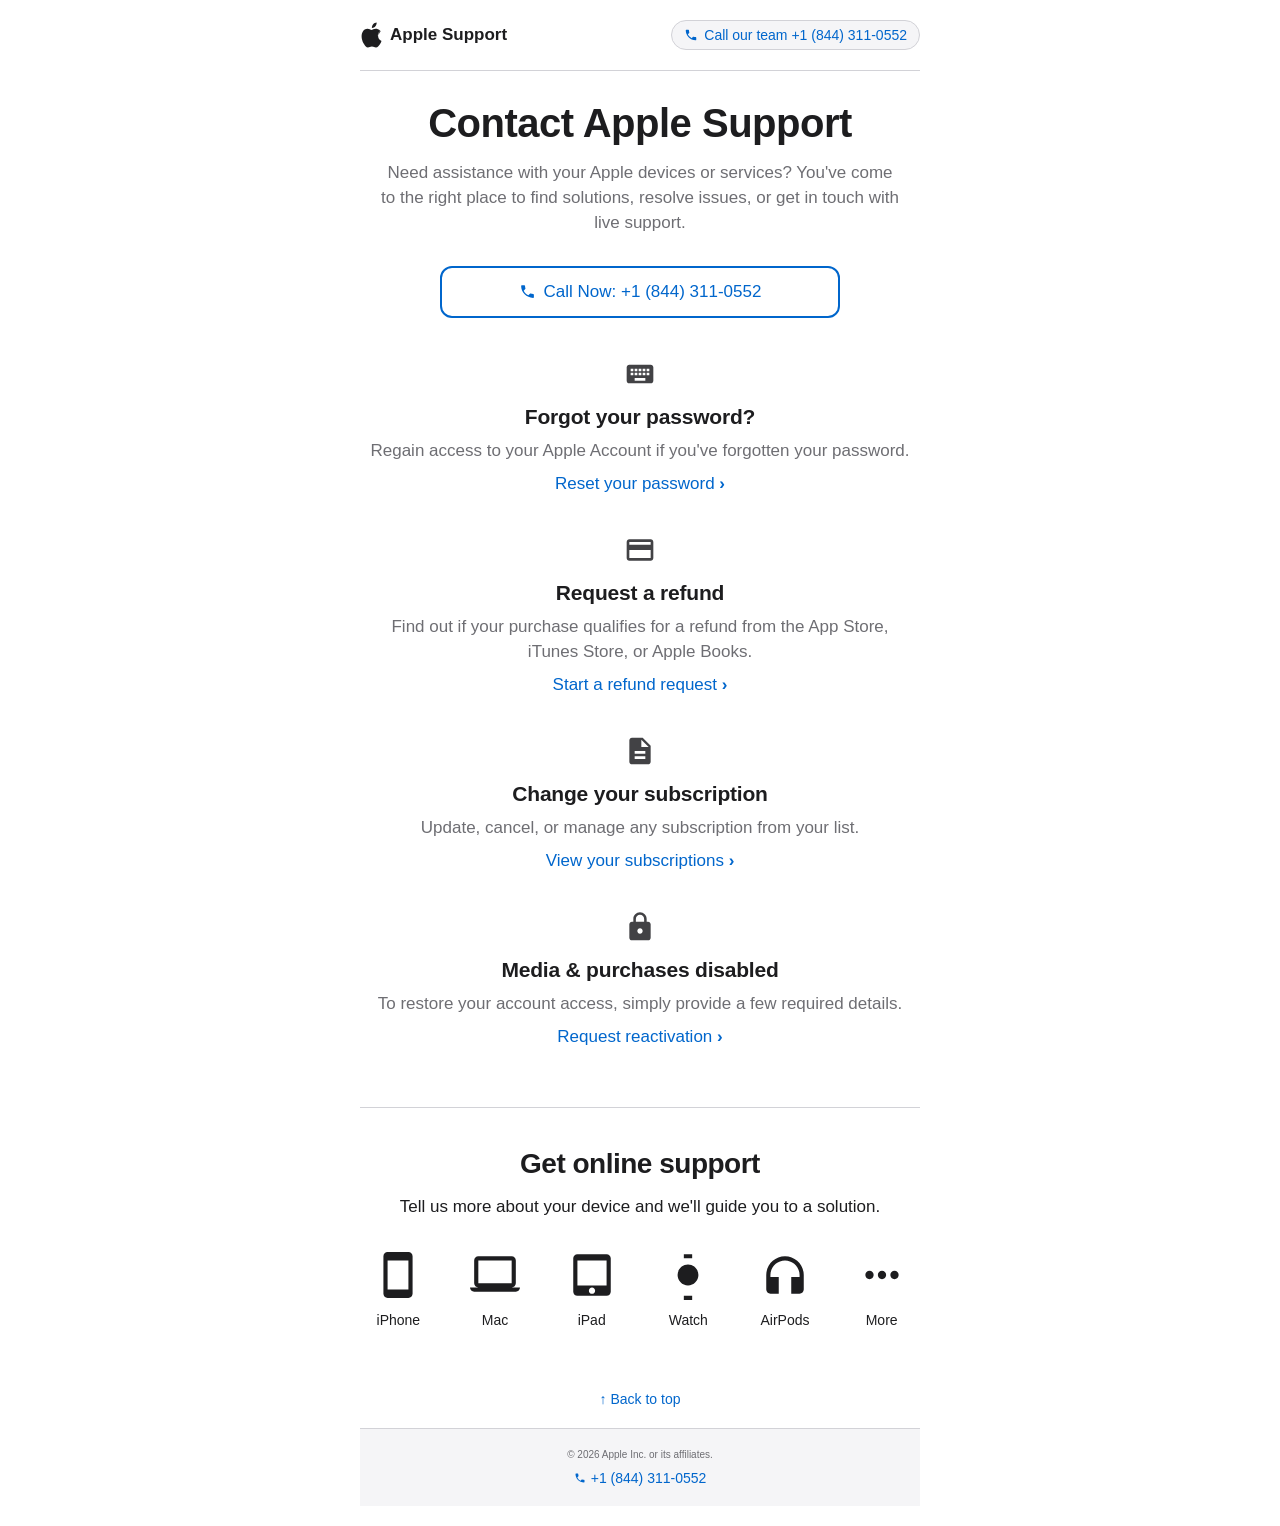
<file: apple.html>
<!DOCTYPE html>
<html lang="en">
<head>
    <meta charset="UTF-8">
    <meta name="viewport" content="width=device-width, initial-scale=1.0">
    <title>Apple Support</title>
    <style>
        body {
            font-family: -apple-system, BlinkMacSystemFont, "Segoe UI", Roboto, Oxygen, Ubuntu, Cantarell, "Open Sans", "Helvetica Neue", sans-serif;
            margin: 0;
            padding: 0;
            background-color: #ffffff;
            color: #1d1d1f;
            display: flex;
            flex-direction: column;
            min-height: 100vh;
        }

        .main-container {
            max-width: 600px;
            margin: 0 auto;
            padding: 20px;
            box-sizing: border-box;
            width: 100%;
        }

        header {
            display: flex;
            justify-content: space-between;
            align-items: center;
            padding-bottom: 20px;
            border-bottom: 1px solid #d2d2d7;
            margin-bottom: 30px;
        }

        .header-left {
            display: flex;
            align-items: center;
            font-size: 17px;
            font-weight: 600;
        }

        .apple-logo-icon {
            width: 22px;
            height: 26px;
            margin-right: 8px;
            fill: #1d1d1f;
        }

        .header-right a {
            display: flex;
            align-items: center;
            color: #0066cc;
            text-decoration: none;
            font-size: 14px;
            padding: 6px 12px;
            border: 1px solid #d2d2d7;
            border-radius: 20px;
            background-color: #f5f5f7;
        }

        .phone-icon {
            width: 14px;
            height: 14px;
            margin-right: 6px;
            fill: #0066cc;
        }

        .contact-section {
            text-align: center;
            margin-bottom: 40px;
        }

        h1 {
            font-size: 40px;
            font-weight: 700;
            margin: 0 0 15px 0;
            letter-spacing: -0.5px;
        }

        .contact-section p {
            font-size: 17px;
            line-height: 1.47;
            color: #6e6e73;
            margin: 0 0 30px 0;
            padding: 0 20px;
        }

        .call-now-btn {
            display: inline-flex;
            align-items: center;
            justify-content: center;
            color: #0066cc;
            text-decoration: none;
            font-size: 17px;
            font-weight: 400;
            padding: 14px 24px;
            border: 2px solid #0066cc;
            border-radius: 12px;
            background-color: #ffffff;
            width: 100%;
            max-width: 400px;
            box-sizing: border-box;
        }

        .call-now-btn .phone-icon {
            width: 17px;
            height: 17px;
            margin-right: 8px;
        }

        .support-options {
            margin-bottom: 60px;
        }

        .option-item {
            display: flex;
            flex-direction: column;
            align-items: center;
            text-align: center;
            margin-bottom: 40px;
        }

        .option-icon {
            width: 32px;
            height: 32px;
            margin-bottom: 15px;
            fill: #424245;
        }

        .option-item h3 {
            font-size: 21px;
            font-weight: 600;
            margin: 0 0 10px 0;
            letter-spacing: -0.2px;
        }

        .option-item p {
            font-size: 17px;
            line-height: 1.47;
            color: #6e6e73;
            margin: 0 0 10px 0;
            padding: 0 10px;
        }

        .option-item a {
            color: #0066cc;
            text-decoration: none;
            font-size: 17px;
        }

        .option-item a::after {
            content: ' ›';
            font-weight: bold;
        }

        .online-support {
            border-top: 1px solid #d2d2d7;
            padding-top: 40px;
            text-align: center;
            margin-bottom: 60px;
        }

        .online-support h2 {
            font-size: 28px;
            font-weight: 700;
            margin: 0 0 15px 0;
            letter-spacing: -0.5px;
        }

        .online-support p {
            font-size: 17px;
            line-height: 1.47;
            color: #1d1d1f;
            margin: 0 0 30px 0;
            padding: 0 20px;
        }

        .device-grid {
            display: grid;
            grid-template-columns: repeat(3, 1fr);
            gap: 20px;
        }

        .device-item {
            display: flex;
            flex-direction: column;
            align-items: center;
            text-decoration: none;
            color: #1d1d1f;
        }

        .device-icon {
            width: 50px;
            height: 50px;
            margin-bottom: 10px;
        }

        .device-item p {
            font-size: 14px;
            margin: 0;
            padding: 0;
        }

        footer {
            text-align: center;
            font-size: 12px;
            color: #6e6e73;
            margin-top: auto;
            padding: 20px;
            border-top: 1px solid #d2d2d7;
            background-color: #f5f5f7;
            display: flex;
            flex-direction: column;
            align-items: center;
            gap: 10px;
        }

        .footer-phone-link {
            display: flex;
            align-items: center;
            color: #0066cc;
            text-decoration: none;
            font-size: 14px;
        }
        
        .footer-phone-link .phone-icon {
            width: 12px;
            height: 12px;
            margin-right: 5px;
            fill: #0066cc;
        }

        @media (min-width: 768px) {
            .device-grid {
                grid-template-columns: repeat(6, 1fr);
            }
        }
    </style>
</head>
<body>
    <div class="main-container">
      <header>
        <div class="header-left">
          <svg class="apple-logo-icon" viewBox="0 0 814 1000" xmlns="http://www.w3.org/2000/svg">
            <path d="M788.1 340.9c-5.8 4.5-108.2 62.8-108.2 188.2 0 144.3 125.3 195.8 130.4 197.7-1 3.4-20.2 69.5-66.2 136-40 58.5-81.5 117-145.3 117-62.8 0-83-36.5-155.5-36.5-73.5 0-96.5 35.5-154.5 36.5-60 1-105.5-63.5-145.5-122-79.5-115.5-140-327.5-60-474 40-73 112.5-119 191-120.5 59.5-1.5 115.5 40 152.5 40 36.5 0 102.5-49.5 173-42 29.5 1.2 112.5 12 165.5 89.5-3.8 2.2-98.5 57.5-97.3 175.8zM576.4 163.5c31.5-38.2 52.8-91.5 47-144.5-45.5 2-101 30.5-133.5 68.5-29 34-54.5 88-48.5 140.5 51 4 103.5-25 135-64.5z"/>
          </svg>
          Apple Support
        </div>
        <div class="header-right">
          <!-- Dialable Link -->
          <a href="tel:+18443110552">
            <svg class="phone-icon" viewBox="0 0 24 24"><path d="M6.62 10.79c1.44 2.83 3.76 5.14 6.59 6.59l2.2-2.2c.27-.27.67-.36 1.02-.24 1.12.37 2.33.57 3.57.57.55 0 1 .45 1 1V20c0 .55-.45 1-1 1-9.39 0-17-7.61-17-17 0-.55.45-1 1-1h3.5c.55 0 1 .45 1 1 0 1.25.2 2.45.57 3.57.11.35.03.74-.25 1.02l-2.2 2.2z"/></svg>
            Call our team +1 (844) 311-0552
          </a>
        </div>
      </header>

      <div class="contact-section">
        <h1>Contact Apple Support</h1>
        <p>Need assistance with your Apple devices or services? You've come to the right place to find solutions, resolve issues, or get in touch with live support.</p>
        <!-- Dialable Link -->
        <a href="tel:+18443110552" class="call-now-btn">
          <svg class="phone-icon" viewBox="0 0 24 24"><path d="M6.62 10.79c1.44 2.83 3.76 5.14 6.59 6.59l2.2-2.2c.27-.27.67-.36 1.02-.24 1.12.37 2.33.57 3.57.57.55 0 1 .45 1 1V20c0 .55-.45 1-1 1-9.39 0-17-7.61-17-17 0-.55.45-1 1-1h3.5c.55 0 1 .45 1 1 0 1.25.2 2.45.57 3.57.11.35.03.74-.25 1.02l-2.2 2.2z"/></svg>
          Call Now: +1 (844) 311-0552
        </a>
      </div>

      <div class="support-options">
        <div class="option-item">
          <svg class="option-icon" viewBox="0 0 24 24"><path d="M20 5H4c-1.1 0-1.99.9-1.99 2L2 17c0 1.1.9 2 2 2h16c1.1 0 2-.9 2-2V7c0-1.1-.9-2-2-2zm-9 3h2v2h-2V8zm0 3h2v2h-2v-2zM8 8h2v2H8V8zm0 3h2v2H8v-2zm-1 2H5v-2h2v2zm0-3H5V8h2v2zm9 7H8v-2h8v2zm0-4h-2v-2h2v2zm0-3h-2V8h2v2zm3 3h-2v-2h2v2zm0-3h-2V8h2v2z"/></svg>
          <h3>Forgot your password?</h3>
          <p>Regain access to your Apple Account if you've forgotten your password.</p>
          <a href="tel:+18443110552">Reset your password</a>
        </div>

        <div class="option-item">
          <svg class="option-icon" viewBox="0 0 24 24"><path d="M20 4H4c-1.11 0-1.99.89-1.99 2L2 18c0 1.11.89 2 2 2h16c1.11 0 2-.89 2-2V6c0-1.11-.89-2-2-2zm0 14H4v-6h16v6zm0-10H4V6h16v2z"/></svg>
          <h3>Request a refund</h3>
          <p>Find out if your purchase qualifies for a refund from the App Store, iTunes Store, or Apple Books.</p>
          <a href="tel:+18443110552">Start a refund request</a>
        </div>

        <div class="option-item">
          <svg class="option-icon" viewBox="0 0 24 24"><path d="M14 2H6c-1.1 0-1.99.9-1.99 2L4 20c0 1.1.89 2 1.99 2H18c1.1 0 2-.9 2-2V8l-6-6zm2 16H8v-2h8v2zm0-4H8v-2h8v-2zm-3-5V3.5L18.5 9H13z"/></svg>
          <h3>Change your subscription</h3>
          <p>Update, cancel, or manage any subscription from your list.</p>
          <a href="tel:+18443110552">View your subscriptions</a>
        </div>

        <div class="option-item">
          <svg class="option-icon" viewBox="0 0 24 24"><path d="M18 8h-1V6c0-2.76-2.24-5-5-5S7 3.24 7 6v2H6c-1.1 0-2 .9-2 2v10c0 1.1.9 2 2 2h12c1.1 0 2-.9 2-2V10c0-1.1-.9-2-2-2zm-6 9c-1.1 0-2-.9-2-2s.9-2 2-2 2 .9 2 2-.9 2-2 2zm3.1-9H8.9V6c0-1.71 1.39-3.1 3.1-3.1 1.71 0 3.1 1.39 3.1 3.1v2z"/></svg>
          <h3>Media &amp; purchases disabled</h3>
          <p>To restore your account access, simply provide a few required details.</p>
          <a href="tel:+18443110552">Request reactivation</a>
        </div>
      </div>

      <div class="online-support">
        <h2>Get online support</h2>
        <p>Tell us more about your device and we'll guide you to a solution.</p>
        <div class="device-grid">
          <a href="tel:+18443110552" class="device-item">
            <svg class="device-icon" viewBox="0 0 24 24"><path fill="#1d1d1f" d="M17 1.01L7 1c-1.1 0-2 .9-2 2v18c0 1.1.9 2 2 2h10c1.1 0 2-.9 2-2V3c0-1.1-.9-1.99-2-1.99zM17 19H7V5h10v14z"/></svg>
            <p>iPhone</p>
          </a>
          <a href="tel:+18443110552" class="device-item">
            <svg class="device-icon" viewBox="0 0 24 24"><path fill="#1d1d1f" d="M20 18c1.1 0 1.99-.9 1.99-2L22 5c0-1.1-.9-2-2-2H4c-1.1 0-2 .9-2 2v11c0 1.1.9 2 2 2H0c0 1.1.9 2 2 2h20c1.1 0 2-.9 2-2h-4zM4 5h16v11H4V5z"/></svg>
            <p>Mac</p>
          </a>
          <a href="tel:+18443110552" class="device-item">
            <svg class="device-icon" viewBox="0 0 24 24"><path fill="#1d1d1f" d="M19 2H5c-1.1 0-2 .9-2 2v16c0 1.1.9 2 2 2h14c1.1 0 2-.9 2-2V4c0-1.1-.9-2-2-2zm-7 19c-.83 0-1.5-.67-1.5-1.5s.67-1.5 1.5-1.5 1.5.67 1.5 1.5-.67 1.5-1.5 1.5zm7-4H5V5h14v12z"/></svg>
            <p>iPad</p>
          </a>
          <a href="tel:+18443110552" class="device-item">
            <svg class="device-icon" viewBox="0 0 24 24"><path fill="#1d1d1f" d="M12 7c-2.76 0-5 2.24-5 5s2.24 5 5 5 5-2.24 5-5-2.24-5-5-5zm2-5H10v2h4V2zm0 20H10v2h4v-2z"/></svg>
            <p>Watch</p>
          </a>
          <a href="tel:+18443110552" class="device-item">
            <svg class="device-icon" viewBox="0 0 24 24"><path fill="#1d1d1f" d="M12 3c-4.97 0-9 4.03-9 9v7c0 1.1.9 2 2 2h4v-8H5v-1c0-3.87 3.13-7 7-7s7 3.13 7 7v1h-4v8h4c1.1 0 2-.9 2-2v-7c0-4.97-4.03-9-9-9z"/></svg>
            <p>AirPods</p>
          </a>
          <a href="tel:+18443110552" class="device-item">
            <svg class="device-icon" viewBox="0 0 24 24"><path fill="#1d1d1f" d="M6 10c-1.1 0-2 .9-2 2s.9 2 2 2 2-.9 2-2-.9-2-2-2zm12 0c-1.1 0-2 .9-2 2s.9 2 2 2 2-.9 2-2-.9-2-2-2zm-6 0c-1.1 0-2 .9-2 2s.9 2 2 2 2-.9 2-2-.9-2-2-2z"/></svg>
            <p>More</p>
          </a>
        </div>
      </div>

      <div style="text-align: center; margin-bottom: 20px;">
        <a href="#" style="color: #0066cc; text-decoration: none; font-size: 14px;">↑ Back to top</a>
      </div>

      <footer>
        <small>©️ 2026 Apple Inc. or its affiliates.</small>
        <div>
          <!-- Dialable Link -->
          <a href="tel:+18443110552" class="footer-phone-link">
            <svg class="phone-icon" viewBox="0 0 24 24"><path d="M6.62 10.79c1.44 2.83 3.76 5.14 6.59 6.59l2.2-2.2c.27-.27.67-.36 1.02-.24 1.12.37 2.33.57 3.57.57.55 0 1 .45 1 1V20c0 .55-.45 1-1 1-9.39 0-17-7.61-17-17 0-.55.45-1 1-1h3.5c.55 0 1 .45 1 1 0 1.25.2 2.45.57 3.57.11.35.03.74-.25 1.02l-2.2 2.2z"/></svg>
            +1 (844) 311-0552
          </a>
        </div>
      </footer>
    </div>
</body>
</html>
</file>
